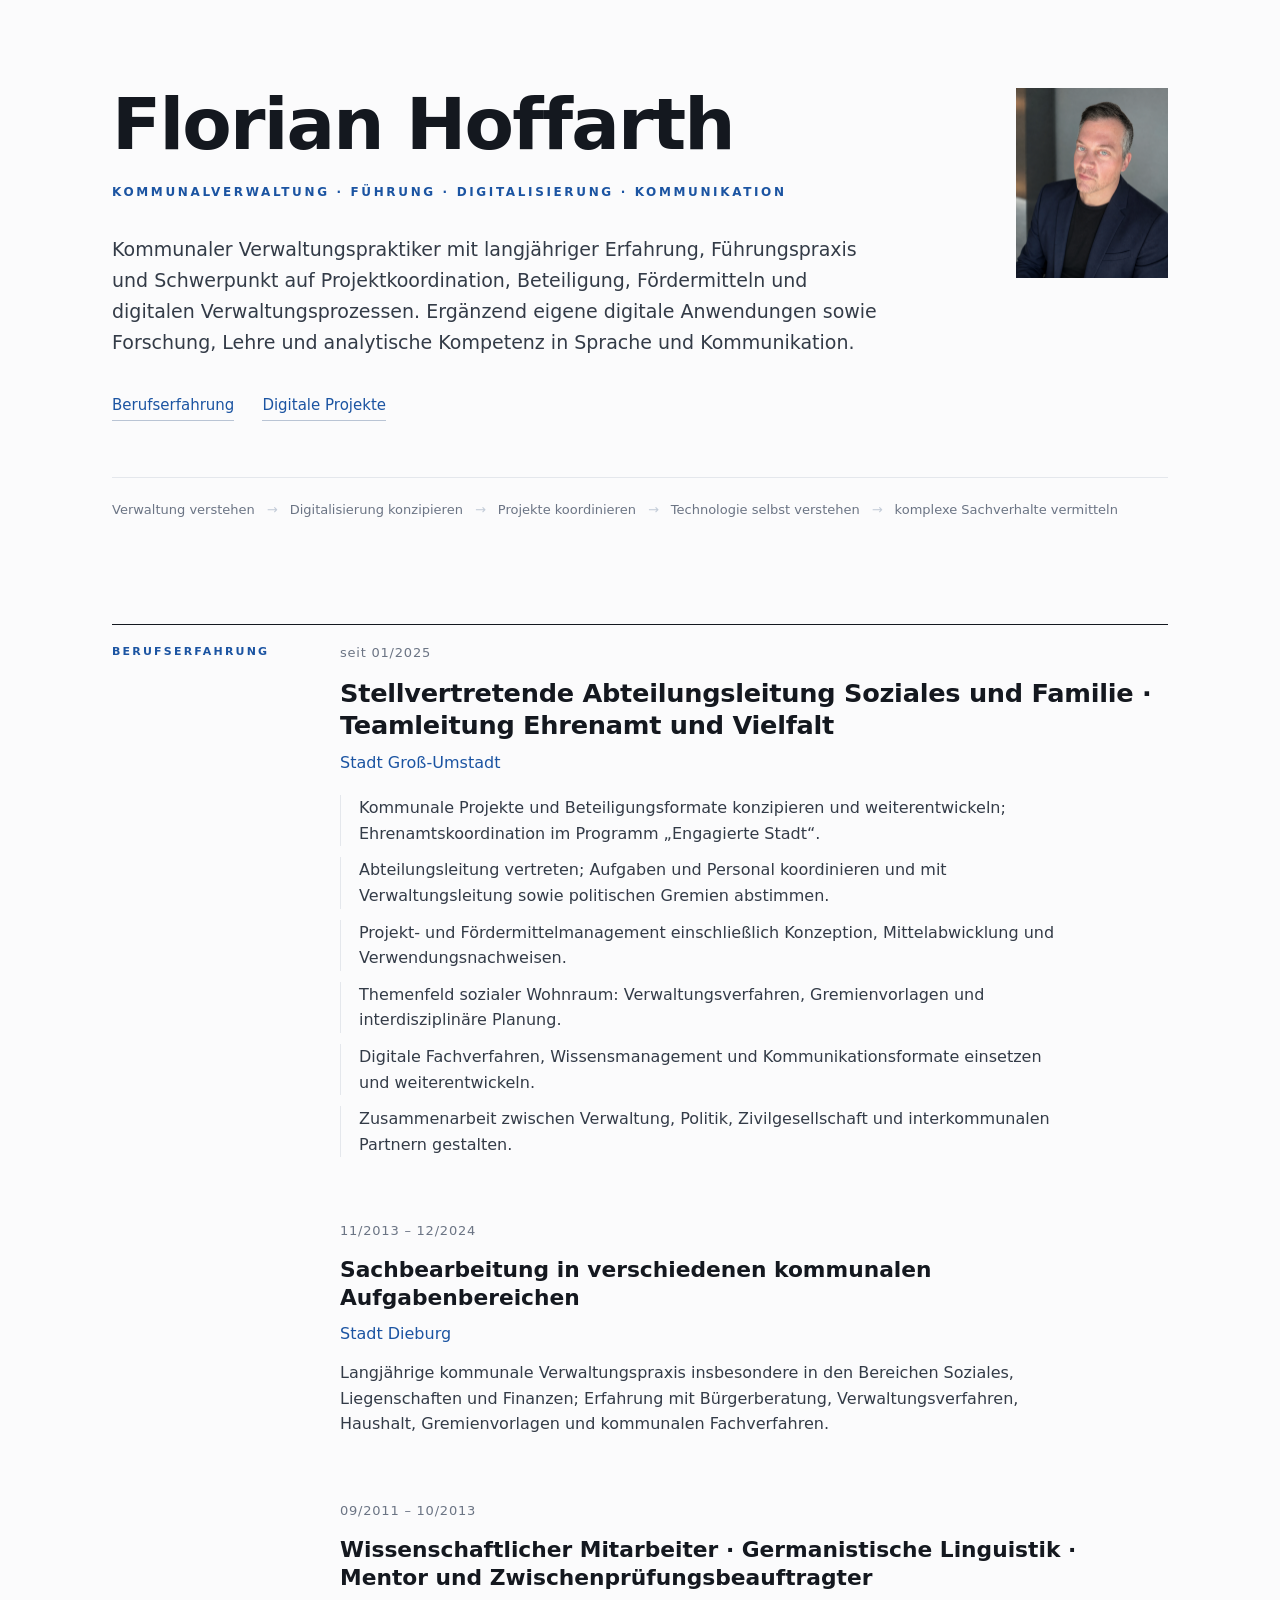
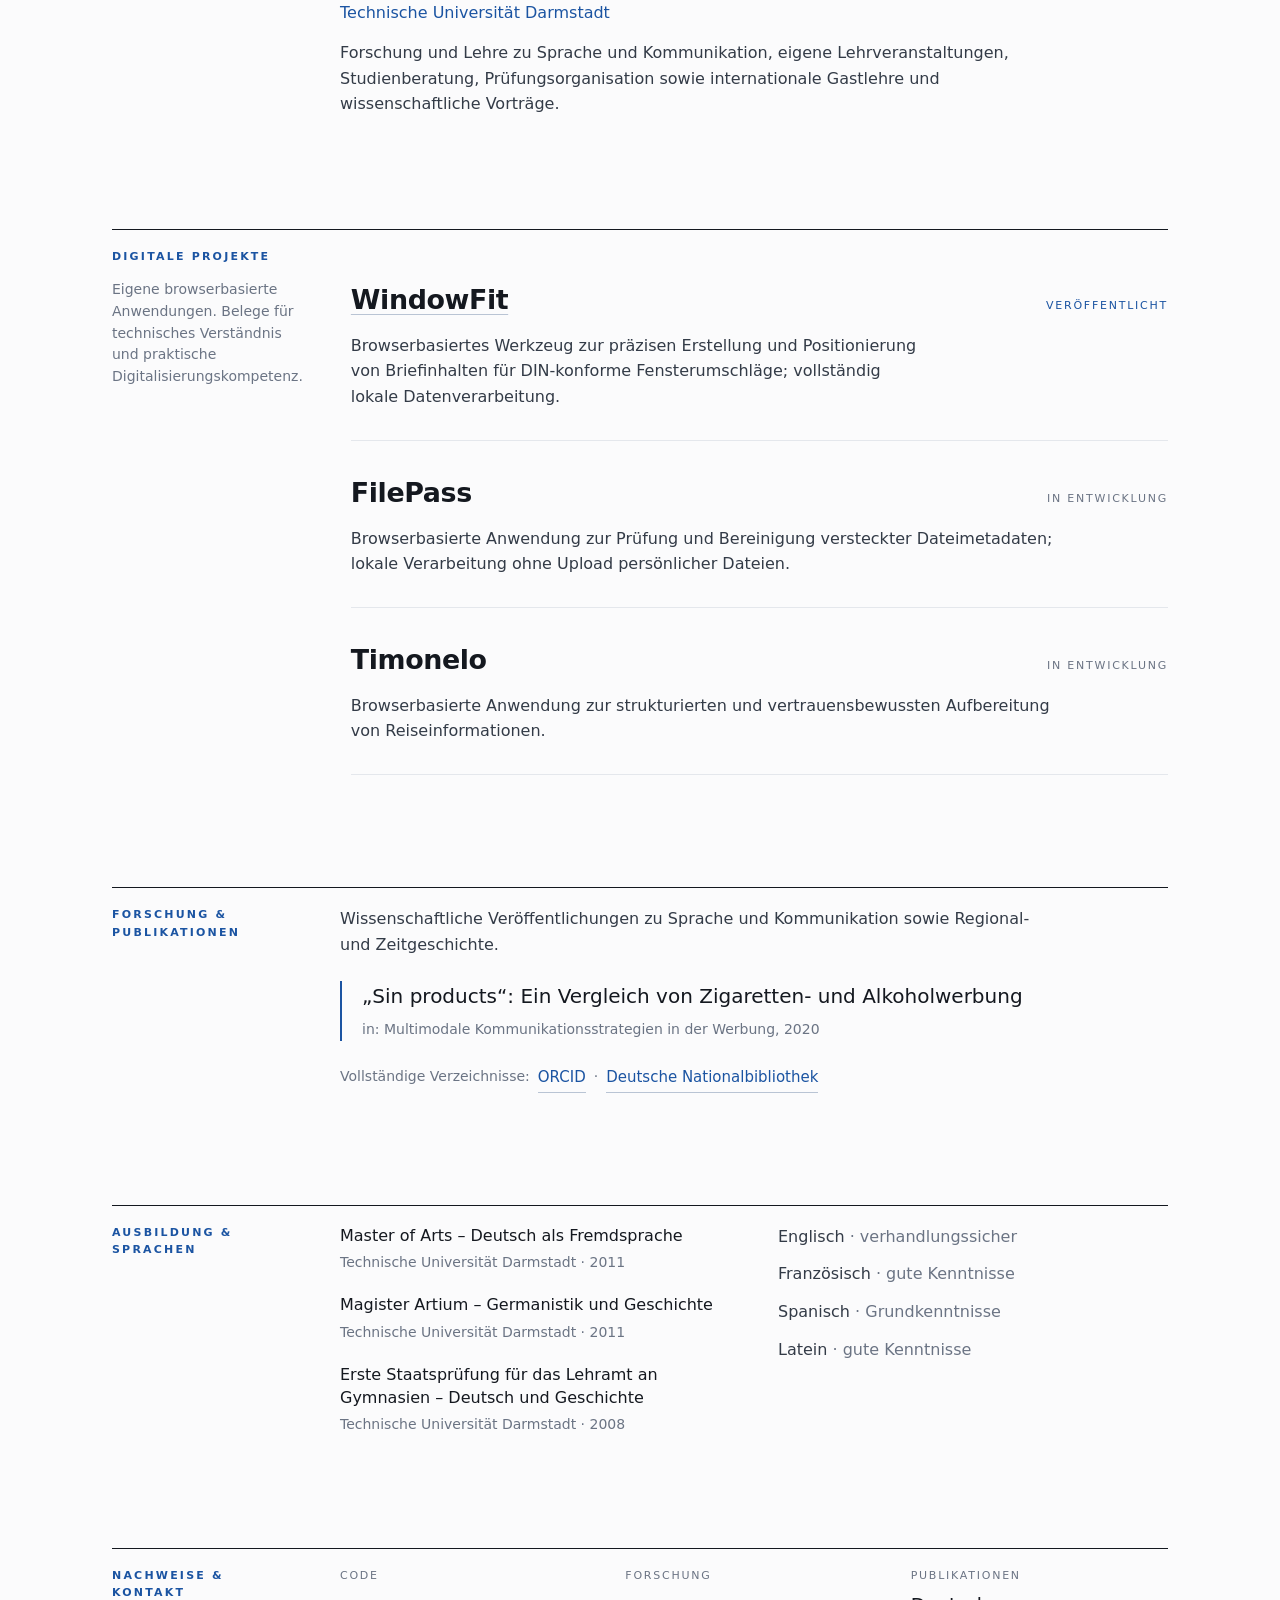
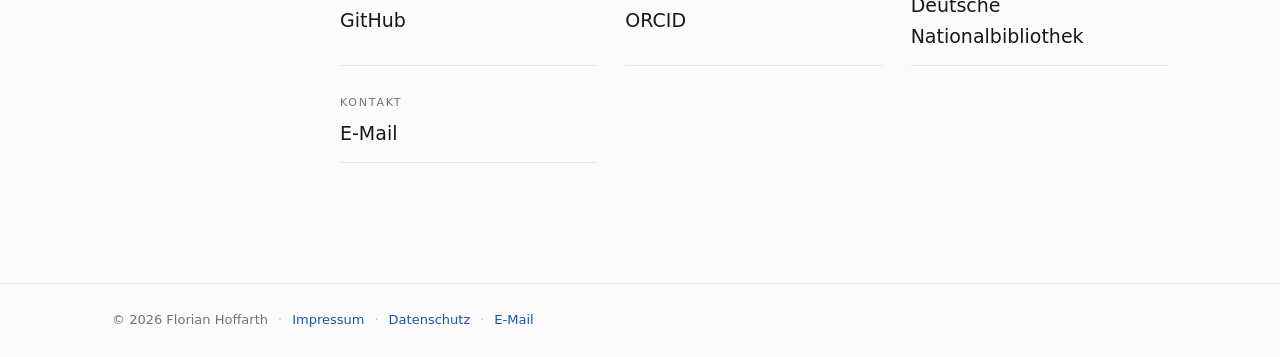
<file: index.html>
<!DOCTYPE html>
<html lang="de">
<head>
<meta charset="utf-8">
<meta name="viewport" content="width=device-width, initial-scale=1">
<title>Florian Hoffarth — Kommunalverwaltung, Führung, Digitalisierung</title>
<meta name="description" content="Kommunaler Verwaltungspraktiker mit Schwerpunkt auf Projektkoordination, Beteiligung, Fördermitteln und digitalen Verwaltungsprozessen.">
<link rel="stylesheet" href="styles.css">
</head>
<body>
<a class="skip" href="#inhalt">Zum Inhalt springen</a>

<header class="hero wrap">
  <div class="hero-top">
    <div class="hero-text">
      <h1 class="name">Florian Hoffarth</h1>
      <p class="kicker">Kommunalverwaltung · Führung · Digitalisierung · Kommunikation</p>
      <p class="lede">Kommunaler Verwaltungspraktiker mit langjähriger Erfahrung, Führungspraxis und Schwerpunkt auf Projektkoordination, Beteiligung, Fördermitteln und digitalen Verwaltungsprozessen. Ergänzend eigene digitale Anwendungen sowie Forschung, Lehre und analytische Kompetenz in Sprache und Kommunikation.</p>
      <nav class="hero-nav" aria-label="Seitenbereiche">
        <a class="underline" href="#experience">Berufserfahrung</a>
        <a class="underline" href="#work">Digitale Projekte</a>
      </nav>
    </div>
    <img class="hero-photo" src="assets/portrait.png" width="152" height="190" alt="Florian Hoffarth">
  </div>

  <p class="path">
    <span class="path-step"><span>Verwaltung verstehen</span><span class="arrow" aria-hidden="true">→</span></span>
    <span class="path-step"><span>Digitalisierung konzipieren</span><span class="arrow" aria-hidden="true">→</span></span>
    <span class="path-step"><span>Projekte koordinieren</span><span class="arrow" aria-hidden="true">→</span></span>
    <span class="path-step"><span>Technologie selbst verstehen</span><span class="arrow" aria-hidden="true">→</span></span>
    <span>komplexe Sachverhalte vermitteln</span>
  </p>
</header>

<main class="wrap" id="inhalt" tabindex="-1">

  <section class="section" id="experience">
    <div class="section-inner">
      <div class="section-label"><h2 class="label">Berufserfahrung</h2></div>
      <div class="section-body">
        <div class="roles">

          <article class="role">
            <p class="role-date">seit 01/2025</p>
            <div>
              <h3 class="role-title lead">Stellvertretende Abteilungsleitung Soziales und Familie · Teamleitung Ehrenamt und Vielfalt</h3>
              <p class="role-org">Stadt Groß-Umstadt</p>
            </div>
            <ul class="duties">
              <li>Kommunale Projekte und Beteiligungsformate konzipieren und weiterentwickeln; Ehrenamtskoordination im Programm „Engagierte Stadt“.</li>
              <li>Abteilungsleitung vertreten; Aufgaben und Personal koordinieren und mit Verwaltungsleitung sowie politischen Gremien abstimmen.</li>
              <li>Projekt- und Fördermittelmanagement einschließlich Konzeption, Mittelabwicklung und Verwendungsnachweisen.</li>
              <li>Themenfeld sozialer Wohnraum: Verwaltungsverfahren, Gremienvorlagen und interdisziplinäre Planung.</li>
              <li>Digitale Fachverfahren, Wissensmanagement und Kommunikationsformate einsetzen und weiterentwickeln.</li>
              <li>Zusammenarbeit zwischen Verwaltung, Politik, Zivilgesellschaft und interkommunalen Partnern gestalten.</li>
            </ul>
          </article>

          <article class="role">
            <p class="role-date">11/2013 – 12/2024</p>
            <div>
              <h3 class="role-title">Sachbearbeitung in verschiedenen kommunalen Aufgabenbereichen</h3>
              <p class="role-org">Stadt Dieburg</p>
            </div>
            <p class="role-text">Langjährige kommunale Verwaltungspraxis insbesondere in den Bereichen Soziales, Liegenschaften und Finanzen; Erfahrung mit Bürgerberatung, Verwaltungsverfahren, Haushalt, Gremienvorlagen und kommunalen Fachverfahren.</p>
          </article>

          <article class="role">
            <p class="role-date">09/2011 – 10/2013</p>
            <div>
              <h3 class="role-title">Wissenschaftlicher Mitarbeiter · Germanistische Linguistik · Mentor und Zwischenprüfungsbeauftragter</h3>
              <p class="role-org">Technische Universität Darmstadt</p>
            </div>
            <p class="role-text">Forschung und Lehre zu Sprache und Kommunikation, eigene Lehrveranstaltungen, Studienberatung, Prüfungsorganisation sowie internationale Gastlehre und wissenschaftliche Vorträge.</p>
          </article>

        </div>
      </div>
    </div>
  </section>

  <section class="section" id="work">
    <div class="section-inner">
      <div class="section-label">
        <h2 class="label">Digitale Projekte</h2>
        <p class="section-note">Eigene browserbasierte Anwendungen. Belege für technisches Verständnis und praktische Digitalisierungskompetenz.</p>
      </div>
      <div class="section-body">

        <article class="project">
          <h3 class="project-name"><a class="project-link" href="https://windowfit.debother.com/">WindowFit</a></h3>
          <p class="status live">veröffentlicht</p>
          <p class="project-text">Browserbasiertes Werkzeug zur präzisen Erstellung und Positionierung von Briefinhalten für DIN-konforme Fensterumschläge; vollständig lokale Datenverarbeitung.</p>
        </article>

        <article class="project">
          <h3 class="project-name">FilePass</h3>
          <p class="status">in Entwicklung</p>
          <p class="project-text">Browserbasierte Anwendung zur Prüfung und Bereinigung versteckter Dateimetadaten; lokale Verarbeitung ohne Upload persönlicher Dateien.</p>
        </article>

        <article class="project">
          <h3 class="project-name">Timonelo</h3>
          <p class="status">in Entwicklung</p>
          <p class="project-text">Browserbasierte Anwendung zur strukturierten und vertrauensbewussten Aufbereitung von Reiseinformationen.</p>
        </article>

      </div>
    </div>
  </section>

  <section class="section" id="research">
    <div class="section-inner">
      <div class="section-label"><h2 class="label">Forschung &amp; Publikationen</h2></div>
      <div class="section-body">
        <div class="stack">
          <p class="role-text">Wissenschaftliche Veröffentlichungen zu Sprache und Kommunikation sowie Regional- und Zeitgeschichte.</p>
          <blockquote class="cite">
            <p>„Sin products“: Ein Vergleich von Zigaretten- und Alkoholwerbung</p>
            <footer>in: Multimodale Kommunikationsstrategien in der Werbung, 2020</footer>
          </blockquote>
          <p class="inline-links">
            <span>Vollständige Verzeichnisse:</span>
            <a class="underline" href="https://orcid.org/0009-0006-8720-9262">ORCID</a>
            <span aria-hidden="true">·</span>
            <a class="underline" href="https://d-nb.info/gnd/138383448">Deutsche Nationalbibliothek</a>
          </p>
        </div>
      </div>
    </div>
  </section>

  <section class="section" id="education">
    <div class="section-inner">
      <div class="section-label"><h2 class="label">Ausbildung &amp; Sprachen</h2></div>
      <div class="section-body">
        <div class="two-col">
          <div class="degrees">
            <p class="degree"><strong>Master of Arts – Deutsch als Fremdsprache</strong><span>Technische Universität Darmstadt · 2011</span></p>
            <p class="degree"><strong>Magister Artium – Germanistik und Geschichte</strong><span>Technische Universität Darmstadt · 2011</span></p>
            <p class="degree"><strong>Erste Staatsprüfung für das Lehramt an Gymnasien – Deutsch und Geschichte</strong><span>Technische Universität Darmstadt · 2008</span></p>
          </div>
          <div class="langs">
            <p>Englisch <span>· verhandlungssicher</span></p>
            <p>Französisch <span>· gute Kenntnisse</span></p>
            <p>Spanisch <span>· Grundkenntnisse</span></p>
            <p>Latein <span>· gute Kenntnisse</span></p>
          </div>
        </div>
      </div>
    </div>
  </section>

  <section class="section" id="evidence">
    <div class="section-inner">
      <div class="section-label"><h2 class="label">Nachweise &amp; Kontakt</h2></div>
      <div class="section-body">
        <div class="evidence">
          <a href="https://github.com/FHoffarth/">
            <span class="kind">Code</span><span class="target">GitHub</span>
          </a>
          <a href="https://orcid.org/0009-0006-8720-9262">
            <span class="kind">Forschung</span><span class="target">ORCID</span>
          </a>
          <a href="https://d-nb.info/gnd/138383448">
            <span class="kind">Publikationen</span><span class="target">Deutsche Nationalbibliothek</span>
          </a>
          <a href="mailto:florian.hoffarth1981@gmail.com">
            <span class="kind">Kontakt</span><span class="target">E-Mail</span>
          </a>
        </div>
      </div>
    </div>
  </section>

</main>

<footer>
  <div class="wrap footer-inner">
    <p class="legal-line">© 2026 Florian Hoffarth<span class="sep" aria-hidden="true">·</span><a href="./impressum.html">Impressum</a><span class="sep" aria-hidden="true">·</span><a href="./datenschutz.html">Datenschutz</a><span class="sep" aria-hidden="true">·</span><a href="mailto:florian.hoffarth1981@gmail.com">E-Mail</a></p>
  </div>
</footer>

</body>
</html>
</file>
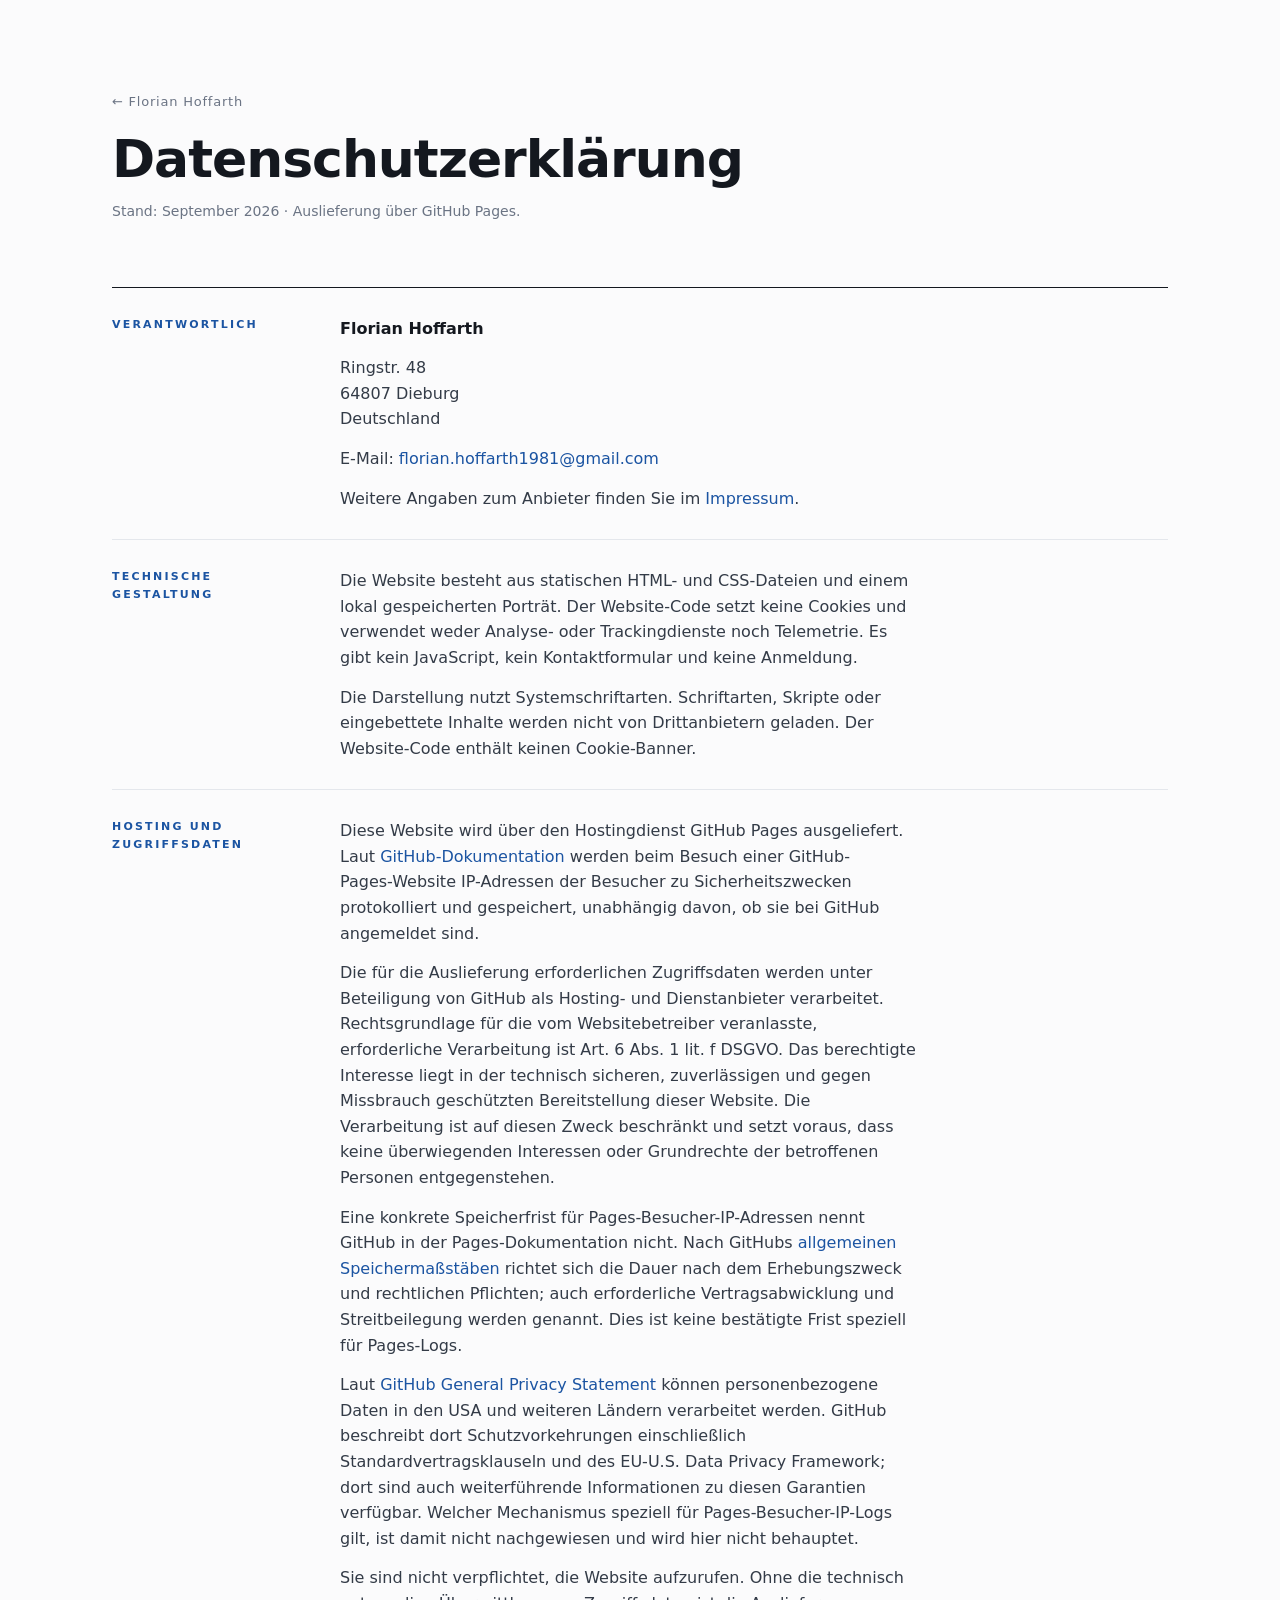
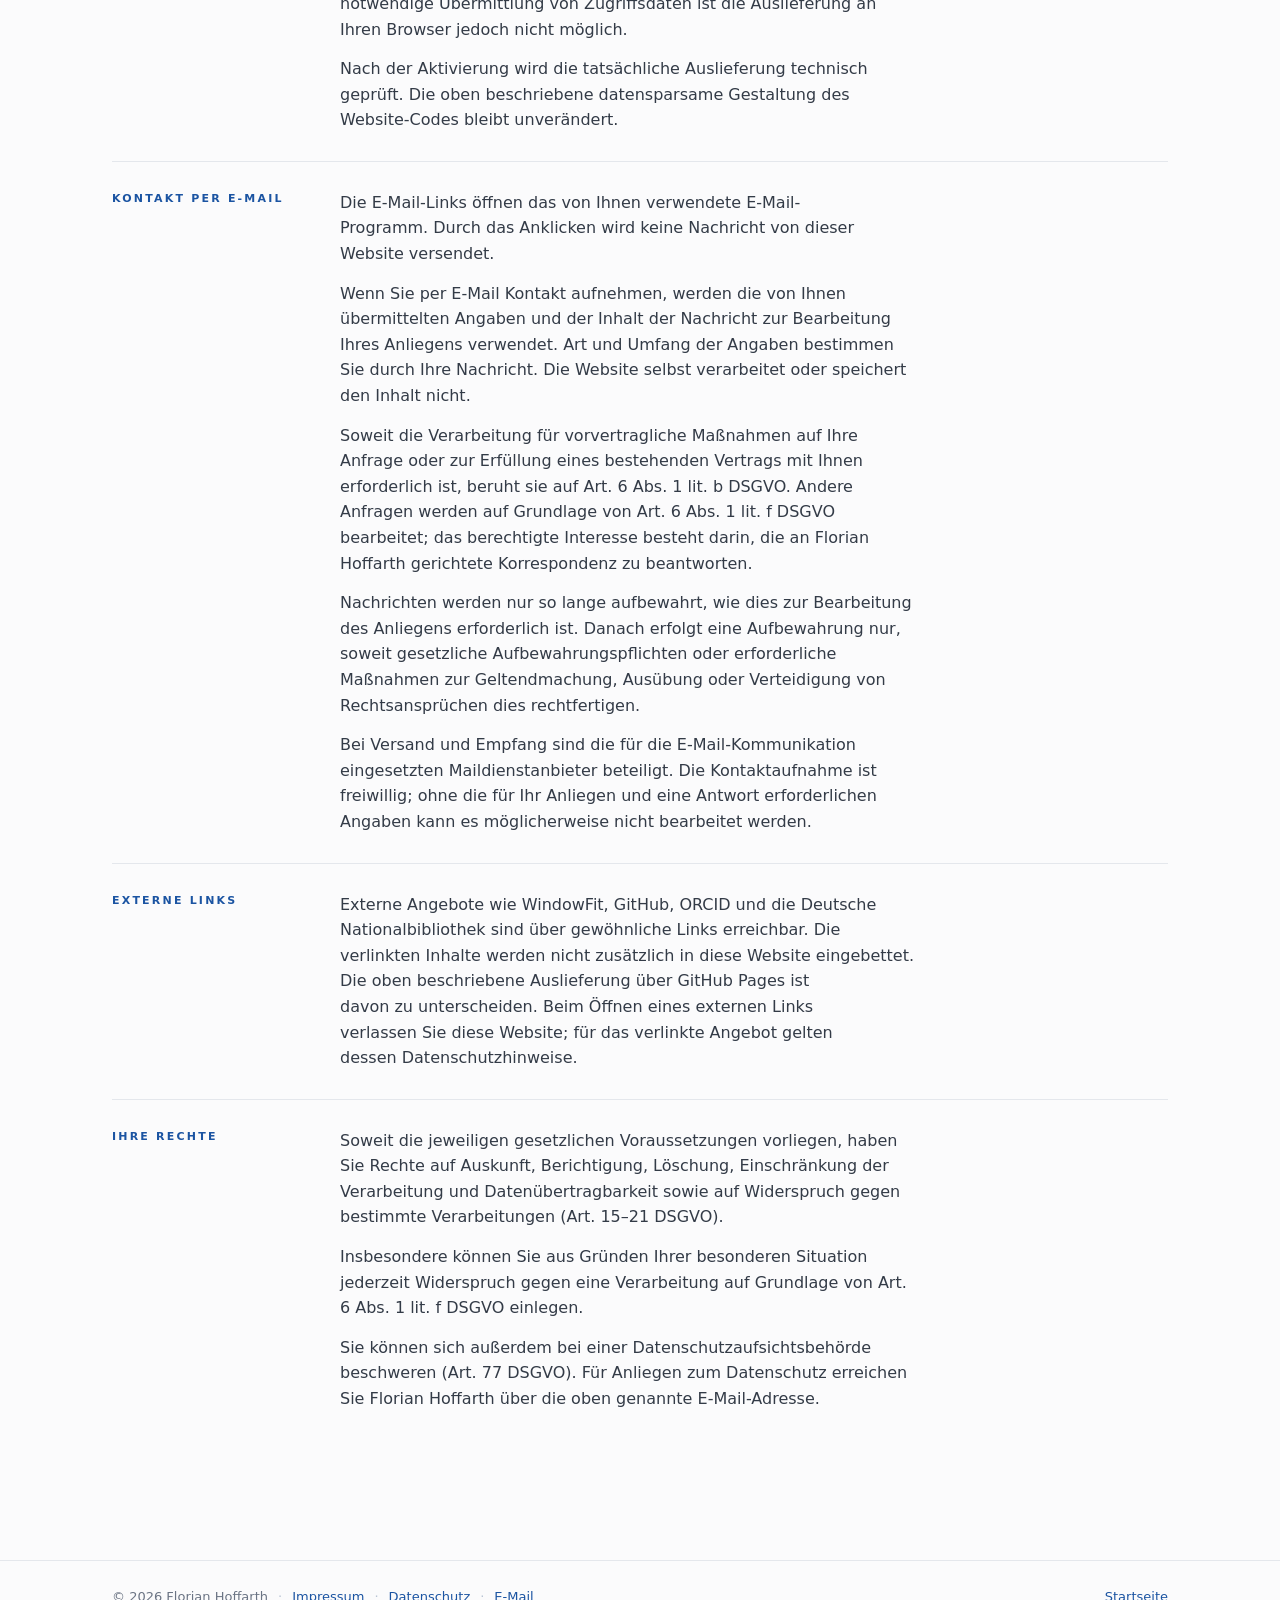
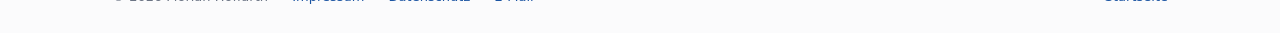
<file: datenschutz.html>
<!DOCTYPE html>
<html lang="de">
<head>
<meta charset="utf-8">
<meta name="viewport" content="width=device-width, initial-scale=1">
<title>Datenschutzerklärung — Florian Hoffarth</title>
<meta name="robots" content="noindex">
<link rel="stylesheet" href="styles.css">
</head>
<body>
<a class="skip" href="#inhalt">Zum Inhalt springen</a>

<header class="page-head wrap">
  <a class="back" href="./index.html">← Florian Hoffarth</a>
  <h1 class="page-title">Datenschutzerklärung</h1>
  <p class="page-meta">Stand: September 2026 · Auslieferung über GitHub Pages.</p>
</header>

<main class="legal wrap" id="inhalt" tabindex="-1">
  <section class="legal-block">
    <h2>Verantwortlich</h2>
    <div class="legal-body">
      <p><strong>Florian Hoffarth</strong></p>
      <p>Ringstr. 48<br>64807 Dieburg<br>Deutschland</p>
      <p>E-Mail: <a href="mailto:florian.hoffarth1981@gmail.com">florian.hoffarth1981@gmail.com</a></p>
      <p>Weitere Angaben zum Anbieter finden Sie im <a href="./impressum.html">Impressum</a>.</p>
    </div>
  </section>
  <section class="legal-block">
    <h2>Technische Gestaltung</h2>
    <div class="legal-body">
      <p>Die Website besteht aus statischen HTML- und CSS-Dateien und einem lokal gespeicherten Porträt. Der Website-Code setzt keine Cookies und verwendet weder Analyse- oder Trackingdienste noch Telemetrie. Es gibt kein JavaScript, kein Kontaktformular und keine Anmeldung.</p>
      <p>Die Darstellung nutzt Systemschriftarten. Schriftarten, Skripte oder eingebettete Inhalte werden nicht von Drittanbietern geladen. Der Website-Code enthält keinen Cookie-Banner.</p>
    </div>
  </section>
  <section class="legal-block">
    <h2>Hosting und Zugriffsdaten</h2>
    <div class="legal-body">
      <p>Diese Website wird über den Hostingdienst GitHub Pages ausgeliefert. Laut <a href="https://docs.github.com/en/pages/getting-started-with-github-pages/what-is-github-pages#data-collection">GitHub-Dokumentation</a> werden beim Besuch einer GitHub-Pages-Website IP-Adressen der Besucher zu Sicherheitszwecken protokolliert und gespeichert, unabhängig davon, ob sie bei GitHub angemeldet sind.</p>
      <p>Die für die Auslieferung erforderlichen Zugriffsdaten werden unter Beteiligung von GitHub als Hosting- und Dienstanbieter verarbeitet. Rechtsgrundlage für die vom Websitebetreiber veranlasste, erforderliche Verarbeitung ist Art. 6 Abs. 1 lit. f DSGVO. Das berechtigte Interesse liegt in der technisch sicheren, zuverlässigen und gegen Missbrauch geschützten Bereitstellung dieser Website. Die Verarbeitung ist auf diesen Zweck beschränkt und setzt voraus, dass keine überwiegenden Interessen oder Grundrechte der betroffenen Personen entgegenstehen.</p>
      <p>Eine konkrete Speicherfrist für Pages-Besucher-IP-Adressen nennt GitHub in der Pages-Dokumentation nicht. Nach GitHubs <a href="https://docs.github.com/en/site-policy/privacy-policies/github-general-privacy-statement#security-and-retention">allgemeinen Speichermaßstäben</a> richtet sich die Dauer nach dem Erhebungszweck und rechtlichen Pflichten; auch erforderliche Vertragsabwicklung und Streitbeilegung werden genannt. Dies ist keine bestätigte Frist speziell für Pages-Logs.</p>
      <p>Laut <a href="https://docs.github.com/en/site-policy/privacy-policies/github-general-privacy-statement#international-data-transfers">GitHub General Privacy Statement</a> können personenbezogene Daten in den USA und weiteren Ländern verarbeitet werden. GitHub beschreibt dort Schutzvorkehrungen einschließlich Standardvertragsklauseln und des EU-U.S. Data Privacy Framework; dort sind auch weiterführende Informationen zu diesen Garantien verfügbar. Welcher Mechanismus speziell für Pages-Besucher-IP-Logs gilt, ist damit nicht nachgewiesen und wird hier nicht behauptet.</p>
      <p>Sie sind nicht verpflichtet, die Website aufzurufen. Ohne die technisch notwendige Übermittlung von Zugriffsdaten ist die Auslieferung an Ihren Browser jedoch nicht möglich.</p>
      <p>Nach der Aktivierung wird die tatsächliche Auslieferung technisch geprüft. Die oben beschriebene datensparsame Gestaltung des Website-Codes bleibt unverändert.</p>
    </div>
  </section>
  <section class="legal-block">
    <h2>Kontakt per E-Mail</h2>
    <div class="legal-body">
      <p>Die E-Mail-Links öffnen das von Ihnen verwendete E-Mail-Programm. Durch das Anklicken wird keine Nachricht von dieser Website versendet.</p>
      <p>Wenn Sie per E-Mail Kontakt aufnehmen, werden die von Ihnen übermittelten Angaben und der Inhalt der Nachricht zur Bearbeitung Ihres Anliegens verwendet. Art und Umfang der Angaben bestimmen Sie durch Ihre Nachricht. Die Website selbst verarbeitet oder speichert den Inhalt nicht.</p>
      <p>Soweit die Verarbeitung für vorvertragliche Maßnahmen auf Ihre Anfrage oder zur Erfüllung eines bestehenden Vertrags mit Ihnen erforderlich ist, beruht sie auf Art. 6 Abs. 1 lit. b DSGVO. Andere Anfragen werden auf Grundlage von Art. 6 Abs. 1 lit. f DSGVO bearbeitet; das berechtigte Interesse besteht darin, die an Florian Hoffarth gerichtete Korrespondenz zu beantworten.</p>
      <p>Nachrichten werden nur so lange aufbewahrt, wie dies zur Bearbeitung des Anliegens erforderlich ist. Danach erfolgt eine Aufbewahrung nur, soweit gesetzliche Aufbewahrungspflichten oder erforderliche Maßnahmen zur Geltendmachung, Ausübung oder Verteidigung von Rechtsansprüchen dies rechtfertigen.</p>
      <p>Bei Versand und Empfang sind die für die E-Mail-Kommunikation eingesetzten Maildienstanbieter beteiligt. Die Kontaktaufnahme ist freiwillig; ohne die für Ihr Anliegen und eine Antwort erforderlichen Angaben kann es möglicherweise nicht bearbeitet werden.</p>
    </div>
  </section>
  <section class="legal-block">
    <h2>Externe Links</h2>
    <div class="legal-body">
      <p>Externe Angebote wie WindowFit, GitHub, ORCID und die Deutsche Nationalbibliothek sind über gewöhnliche Links erreichbar. Die verlinkten Inhalte werden nicht zusätzlich in diese Website eingebettet. Die oben beschriebene Auslieferung über GitHub Pages ist davon zu unterscheiden. Beim Öffnen eines externen Links verlassen Sie diese Website; für das verlinkte Angebot gelten dessen Datenschutzhinweise.</p>
    </div>
  </section>
  <section class="legal-block">
    <h2>Ihre Rechte</h2>
    <div class="legal-body">
      <p>Soweit die jeweiligen gesetzlichen Voraussetzungen vorliegen, haben Sie Rechte auf Auskunft, Berichtigung, Löschung, Einschränkung der Verarbeitung und Datenübertragbarkeit sowie auf Widerspruch gegen bestimmte Verarbeitungen (Art. 15–21 DSGVO).</p>
      <p>Insbesondere können Sie aus Gründen Ihrer besonderen Situation jederzeit Widerspruch gegen eine Verarbeitung auf Grundlage von Art. 6 Abs. 1 lit. f DSGVO einlegen.</p>
      <p>Sie können sich außerdem bei einer Datenschutzaufsichtsbehörde beschweren (Art. 77 DSGVO). Für Anliegen zum Datenschutz erreichen Sie Florian Hoffarth über die oben genannte E-Mail-Adresse.</p>
    </div>
  </section>
</main>

<footer>
  <div class="wrap footer-inner">
    <p class="legal-line">© 2026 Florian Hoffarth<span class="sep" aria-hidden="true">·</span><a href="./impressum.html">Impressum</a><span class="sep" aria-hidden="true">·</span><a href="./datenschutz.html" aria-current="page">Datenschutz</a><span class="sep" aria-hidden="true">·</span><a href="mailto:florian.hoffarth1981@gmail.com">E-Mail</a></p>
    <p class="footer-home"><a href="./index.html">Startseite</a></p>
  </div>
</footer>
</body>
</html>
</file>
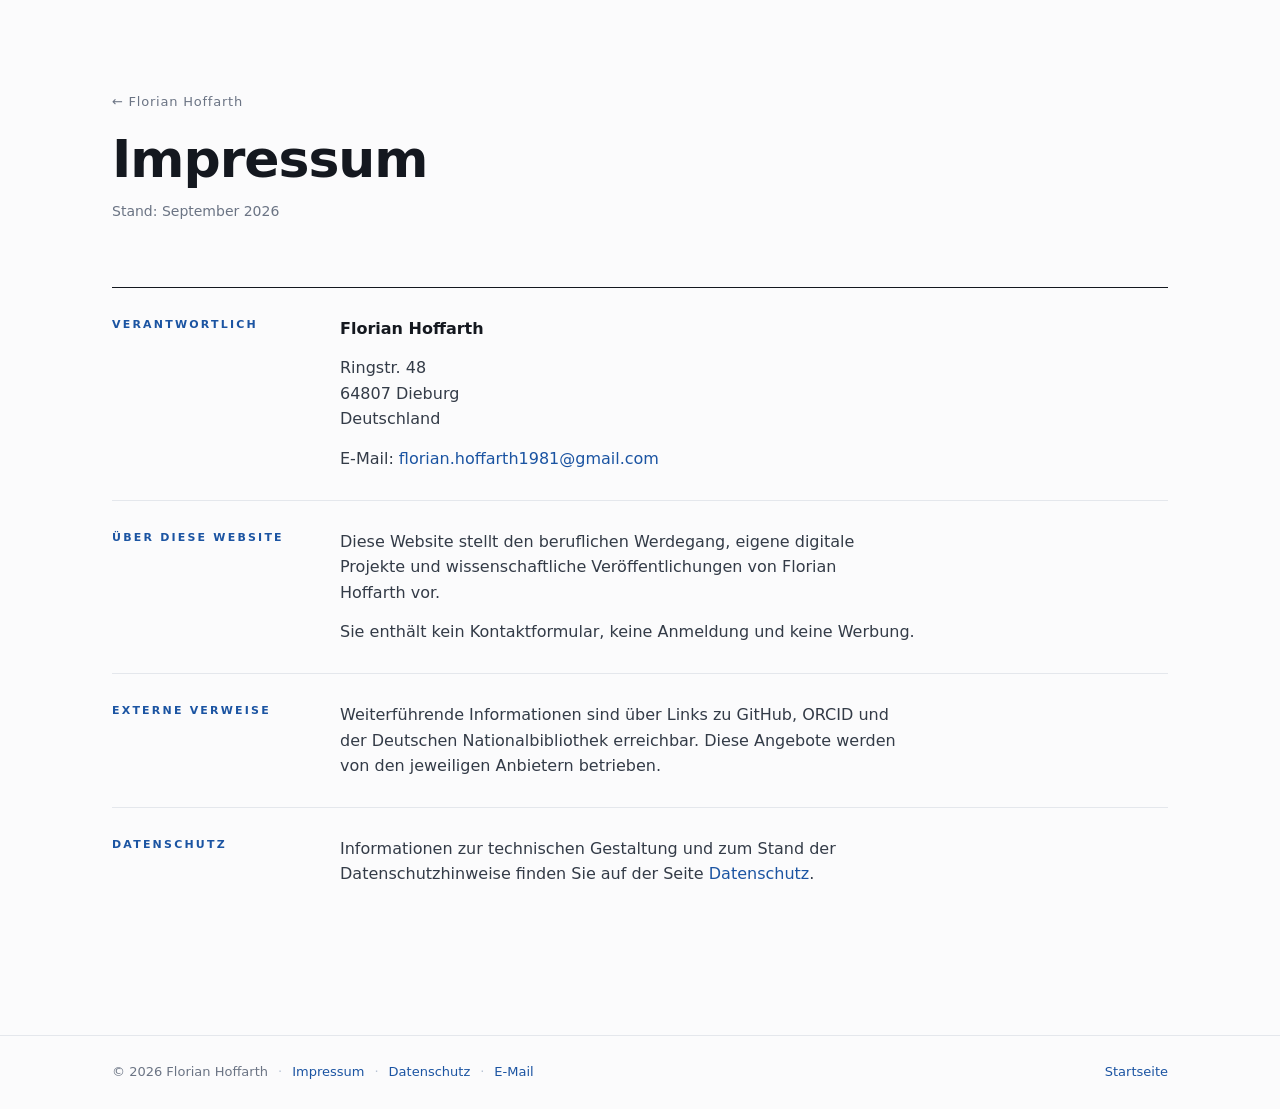
<file: impressum.html>
<!DOCTYPE html>
<html lang="de">
<head>
<meta charset="utf-8">
<meta name="viewport" content="width=device-width, initial-scale=1">
<title>Impressum — Florian Hoffarth</title>
<meta name="robots" content="noindex">
<link rel="stylesheet" href="styles.css">
</head>
<body>
<a class="skip" href="#inhalt">Zum Inhalt springen</a>

<header class="page-head wrap">
  <a class="back" href="./index.html">← Florian Hoffarth</a>
  <h1 class="page-title">Impressum</h1>
  <p class="page-meta">Stand: September 2026</p>
</header>

<main class="legal wrap" id="inhalt" tabindex="-1">
  <section class="legal-block">
    <h2>Verantwortlich</h2>
    <div class="legal-body">
      <p><strong>Florian Hoffarth</strong></p>
      <p>Ringstr. 48<br>64807 Dieburg<br>Deutschland</p>
      <p>E-Mail: <a href="mailto:florian.hoffarth1981@gmail.com">florian.hoffarth1981@gmail.com</a></p>
    </div>
  </section>
  <section class="legal-block">
    <h2>Über diese Website</h2>
    <div class="legal-body">
      <p>Diese Website stellt den beruflichen Werdegang, eigene digitale Projekte und wissenschaftliche Veröffentlichungen von Florian Hoffarth vor.</p>
      <p>Sie enthält kein Kontaktformular, keine Anmeldung und keine Werbung.</p>
    </div>
  </section>
  <section class="legal-block">
    <h2>Externe Verweise</h2>
    <div class="legal-body">
      <p>Weiterführende Informationen sind über Links zu GitHub, ORCID und der Deutschen Nationalbibliothek erreichbar. Diese Angebote werden von den jeweiligen Anbietern betrieben.</p>
    </div>
  </section>
  <section class="legal-block">
    <h2>Datenschutz</h2>
    <div class="legal-body">
      <p>Informationen zur technischen Gestaltung und zum Stand der Datenschutzhinweise finden Sie auf der Seite <a href="./datenschutz.html">Datenschutz</a>.</p>
    </div>
  </section>
</main>

<footer>
  <div class="wrap footer-inner">
    <p class="legal-line">© 2026 Florian Hoffarth<span class="sep" aria-hidden="true">·</span><a href="./impressum.html" aria-current="page">Impressum</a><span class="sep" aria-hidden="true">·</span><a href="./datenschutz.html">Datenschutz</a><span class="sep" aria-hidden="true">·</span><a href="mailto:florian.hoffarth1981@gmail.com">E-Mail</a></p>
    <p class="footer-home"><a href="./index.html">Startseite</a></p>
  </div>
</footer>
</body>
</html>
</file>
<file: styles.css>
:root {
  --bg: #FBFBFC;
  --ink: #14181F;
  --body: #333B47;
  --muted: #6B7484;
  --rule: #E4E7EC;
  --rule-2: #B9C4D4;
  --accent: #1B54A2;
  --accent-dark: #123A6B;
  --wrap: 1120px;
}

*, *::before, *::after { box-sizing: border-box; }

html { -webkit-text-size-adjust: 100%; scroll-behavior: smooth; }
@media (prefers-reduced-motion: reduce) { html { scroll-behavior: auto; } }

body {
  margin: 0;
  background: var(--bg);
  color: var(--ink);
  font-family: ui-sans-serif, system-ui, "Segoe UI", "Helvetica Neue", sans-serif;
  font-size: 16px;
  line-height: 1.6;
  -webkit-font-smoothing: antialiased;
  text-rendering: optimizeLegibility;
}

a { color: var(--accent); text-decoration: none; }
a:hover { color: var(--accent-dark); }
:focus-visible { outline: 2px solid var(--accent); outline-offset: 3px; border-radius: 2px; }

h1, h2, h3 { font-weight: 600; margin: 0; overflow-wrap: break-word; hyphens: auto; }
p, ul { margin: 0; }

::selection { background: #D6E2F3; color: var(--ink); }

.skip {
  position: absolute; left: -9999px; top: 0;
  padding: 10px 14px; background: #fff; font-size: 14px;
}
.skip:focus { left: 12px; top: 12px; z-index: 9; box-shadow: 0 2px 10px rgba(20, 24, 31, .15); }

.wrap { max-width: var(--wrap); margin: 0 auto; padding: 0 32px; }

/* Hero */
.hero { padding-top: 88px; }
.hero-top { display: flex; flex-wrap: wrap; gap: 40px 48px; align-items: start; }
.hero-text { flex: 1 1 340px; min-width: 0; }
.hero-photo {
  flex: 0 0 152px; width: 152px; height: 190px; display: block;
  object-fit: cover; object-position: 50% 22%; filter: saturate(.88);
}
.name { font-size: clamp(40px, 7vw, 72px); line-height: 1.02; letter-spacing: -.025em; }
.kicker {
  margin-top: 20px; font-size: 12px; font-weight: 600; line-height: 1.9;
  letter-spacing: .22em; text-transform: uppercase; color: var(--accent);
}
.lede {
  margin-top: 30px; max-width: 41em; color: var(--body);
  font-size: clamp(17px, 1.5vw, 19px); line-height: 1.62; text-wrap: pretty;
}
.hero-nav { display: flex; flex-wrap: wrap; gap: 28px; margin-top: 36px; }
.underline { font-size: 15px; border-bottom: 1px solid var(--rule-2); padding-bottom: 3px; }
.underline:hover { border-bottom-color: var(--accent); }

.path {
  margin-top: 56px; padding-top: 22px; border-top: 1px solid var(--rule);
  display: flex; flex-wrap: wrap; gap: 8px 12px;
  font-size: 13px; line-height: 1.5; color: var(--muted);
}
.path .arrow { color: #C3CCD8; }
.path-step { display: contents; }

/* Sections */
main.wrap { padding-bottom: 120px; }
.section { margin-top: 104px; }
.section + .section { margin-top: 112px; }
.section-inner {
  display: flex; flex-wrap: wrap; gap: 24px 48px;
  border-top: 1px solid var(--ink); padding-top: 18px;
}
.section-label { flex: 0 0 180px; }
.label {
  font-size: 11px; font-weight: 600; letter-spacing: .2em;
  text-transform: uppercase; color: var(--accent);
}
.section-note { margin-top: 14px; font-size: 14px; line-height: 1.55; color: var(--muted); max-width: 22em; }
.section-body { flex: 1 1 340px; min-width: 0; }

/* Experience */
.roles { display: grid; gap: 64px; }
.role { min-width: 0; display: grid; gap: 14px; }
.role-date { font-size: 13px; letter-spacing: .06em; color: var(--muted); }
.role-title { font-size: clamp(19px, 1.7vw, 23px); line-height: 1.3; }
.role-title.lead { font-size: clamp(21px, 2vw, 26px); line-height: 1.25; letter-spacing: -.01em; }
.role-org { margin-top: 8px; color: var(--accent); }
.role-text { max-width: 44em; color: var(--body); text-wrap: pretty; }
.duties { list-style: none; padding: 0; margin-top: 6px; display: grid; gap: 11px; max-width: 46em; }
.duties li { color: var(--body); padding-left: 18px; border-left: 1px solid var(--rule); overflow-wrap: break-word; hyphens: auto; }

/* Projects */
.project {
  min-width: 0; display: grid; grid-template-columns: minmax(0, 1fr) auto;
  gap: 12px 24px; align-items: baseline;
  padding: 30px 0; border-bottom: 1px solid var(--rule);
}
.project-name { font-size: clamp(22px, 2.1vw, 28px); letter-spacing: -.015em; }
.project-link { color: inherit; text-decoration: underline; text-decoration-color: var(--rule-2); text-decoration-thickness: 1px; text-underline-offset: .2em; }
.status {
  font-size: 11px; letter-spacing: .16em; text-transform: uppercase;
  color: var(--muted); white-space: nowrap;
}
.status.live { color: var(--accent); }
.project-text { grid-column: 1 / -1; max-width: 44em; color: var(--body); text-wrap: pretty; }

/* Research */
.stack { display: grid; gap: 24px; max-width: 44em; }
.cite { margin: 0; padding-left: 20px; border-left: 2px solid var(--accent); }
.cite p { font-size: clamp(17px, 1.6vw, 20px); line-height: 1.5; text-wrap: pretty; }
.cite footer { margin-top: 8px; font-size: 14px; line-height: 1.55; color: var(--muted); }
.inline-links { display: flex; flex-wrap: wrap; gap: 8px; font-size: 14px; color: var(--muted); }

/* Education & languages */
.two-col { display: grid; grid-template-columns: repeat(auto-fit, minmax(240px, 1fr)); gap: 40px 48px; }
.degrees { display: grid; gap: 20px; align-content: start; }
.degree strong { display: block; font-weight: 500; line-height: 1.45; }
.degree span { display: block; margin-top: 4px; font-size: 14px; color: var(--muted); }
.langs { display: grid; gap: 12px; align-content: start; }
.langs p { color: var(--body); }
.langs span { color: var(--muted); }

/* Evidence */
.evidence { display: grid; grid-template-columns: repeat(auto-fit, minmax(200px, 1fr)); gap: 28px; }
.evidence a {
  display: grid; gap: 6px; padding-bottom: 14px;
  border-bottom: 1px solid var(--rule); color: var(--ink);
}
.evidence a:hover { border-bottom-color: var(--accent); color: var(--accent); }
.evidence .kind {
  font-size: 11px; letter-spacing: .16em; text-transform: uppercase; color: var(--muted);
}
.evidence .target { font-size: 19px; font-weight: 500; }

/* Footer */
body > footer { border-top: 1px solid var(--rule); }
.footer-inner {
  display: flex; flex-wrap: wrap; gap: 10px 24px; justify-content: space-between;
  padding-top: 26px; padding-bottom: 26px; font-size: 13px; color: var(--muted);
}
.footer-home { display: flex; }

@media (max-width: 560px) {
  /* Narrow widths: hyphenation first, hard break only as a last resort */
  h1, h2, h3 { overflow-wrap: anywhere; }
  .role-title { font-size: 17px; }
  .role-title.lead { font-size: 19px; }
  .project-name { font-size: 20px; }
  .wrap { padding-left: 20px; padding-right: 20px; }
  .hero { padding-top: 32px; }
  .hero-top { row-gap: 24px; }
  .lede { margin-top: 20px; }
  .hero-nav { margin-top: 24px; }
  .hero-photo { flex-basis: 112px; width: 112px; height: 140px; }
  .path { margin-top: 24px; padding-top: 16px; }
  .path-step { display: inline-flex; align-items: baseline; gap: 12px; white-space: nowrap; }
  .section, .section + .section { margin-top: 72px; }
  #experience { margin-top: 40px; }
  .roles { gap: 48px; }
  main.wrap { padding-bottom: 80px; }
}

/* Legal pages */
.page-head { padding-top: 88px; }
.page-head .back { font-size: 13px; letter-spacing: .06em; color: var(--muted); }
.page-head .back:hover { color: var(--accent); }
.page-title {
  margin-top: 18px; font-size: clamp(32px, 5vw, 52px);
  line-height: 1.05; letter-spacing: -.02em;
}
.page-meta { margin-top: 14px; font-size: 14px; color: var(--muted); }

.legal { margin-top: 64px; padding-bottom: 120px; }
.legal-block {
  display: flex; flex-wrap: wrap; gap: 16px 48px;
  border-top: 1px solid var(--rule); padding: 28px 0;
}
.legal-block:first-child { border-top: 1px solid var(--ink); }
.legal-block > h2 { flex: 0 0 180px; font-size: 11px; font-weight: 600;
  letter-spacing: .2em; text-transform: uppercase; color: var(--accent); }
.legal-body { flex: 1 1 340px; min-width: 0; max-width: 36em; display: grid; gap: 14px; }
.legal-body p { color: var(--body); text-wrap: pretty; }
.legal-body ul { padding-left: 18px; display: grid; gap: 8px; color: var(--body); }
.legal-body strong { color: var(--ink); font-weight: 600; }
.legal-body a { overflow-wrap: anywhere; }

.legal-line { display: flex; flex-wrap: wrap; gap: 0 10px; }
.legal-line .sep { color: var(--rule-2); }

@media (max-width: 560px) {
  .page-head { padding-top: 48px; }
  .page-title { font-size: 26px; }
  main.legal { margin-top: 40px; padding-bottom: 72px; }
}
</file>
